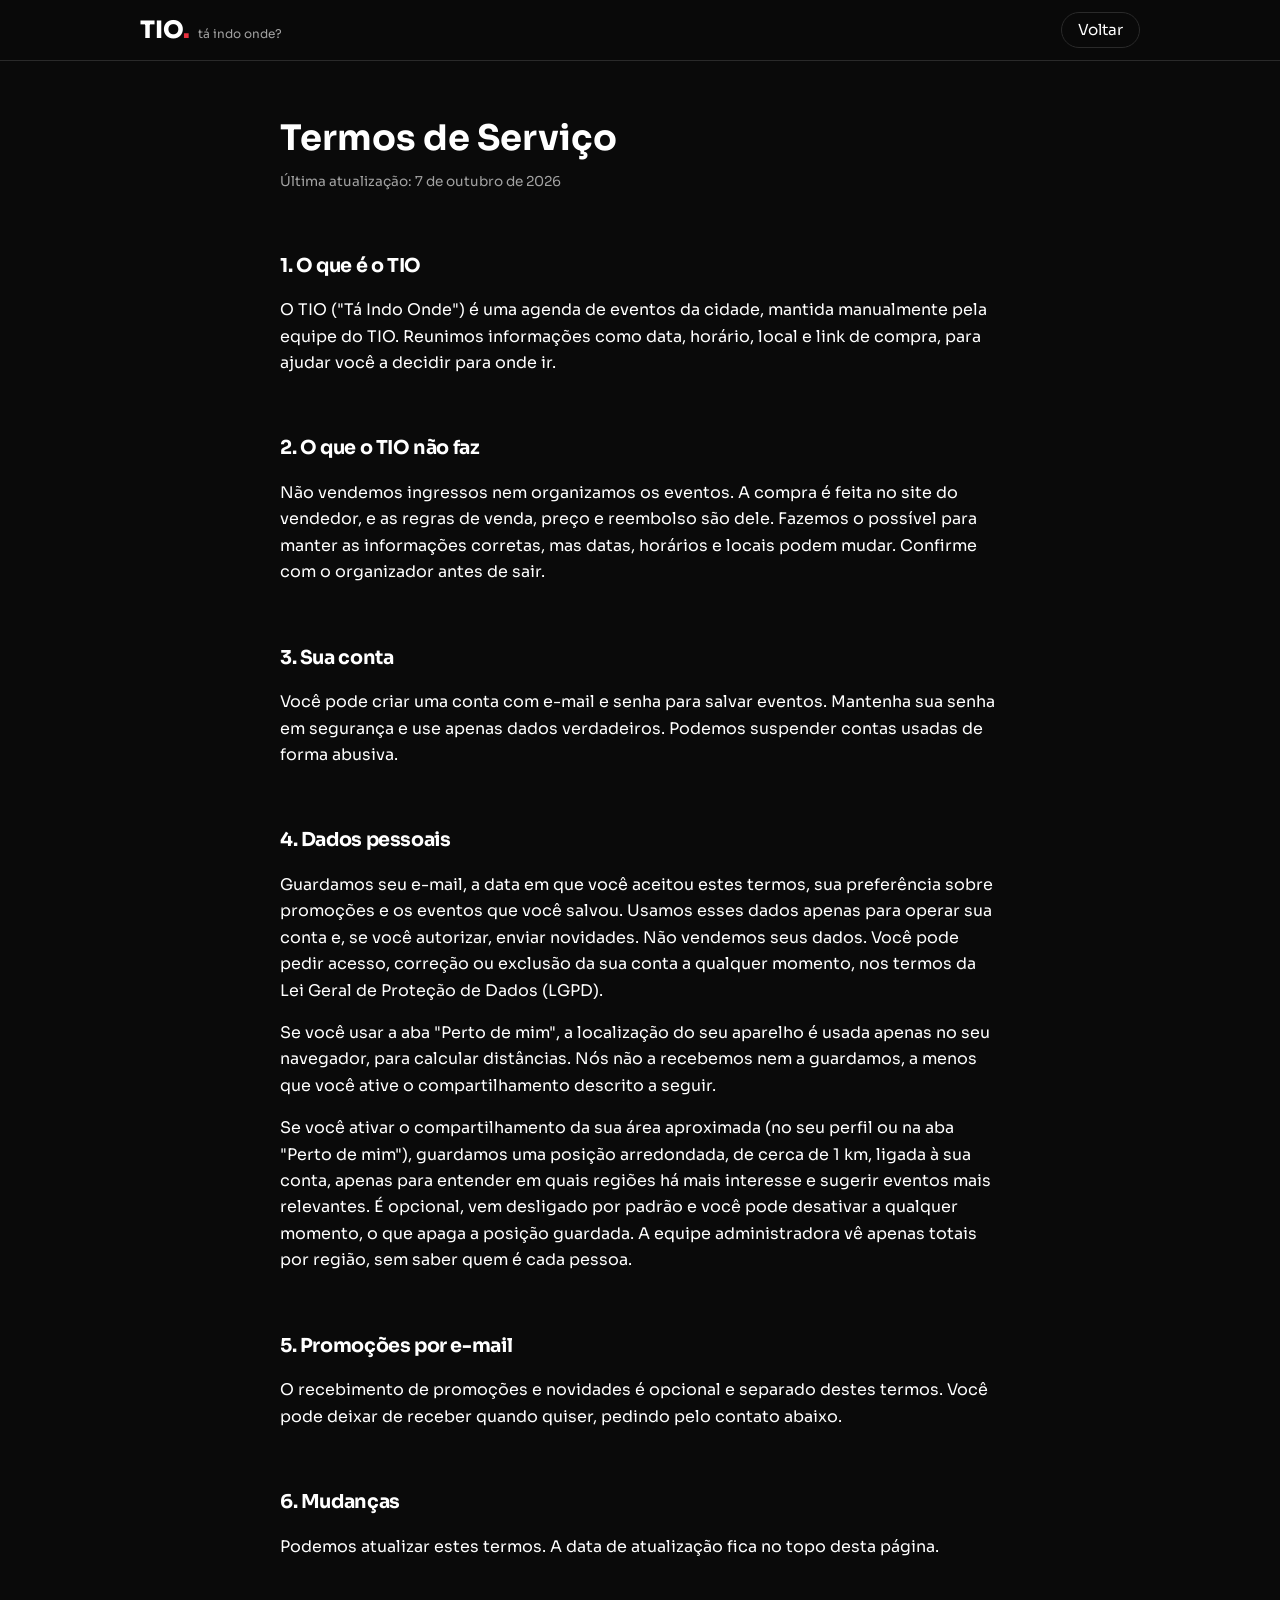
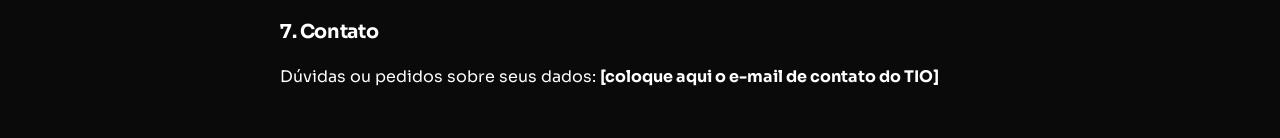
<file: termos.html>
<!DOCTYPE html>
<html lang="pt-BR"><head><meta charset="utf-8">
<meta name="viewport" content="width=device-width,initial-scale=1">
<title>Termos de Serviço — TIO</title>
<link href="https://fonts.googleapis.com/css2?family=Sora:wght@400;600;800&display=swap" rel="stylesheet">
<link rel="stylesheet" href="style.css?v=20"></head><body>
<header class="bar"><div class="wrap"><a class="logo" href="./">TIO<i>.</i><small>tá indo onde?</small></a><nav><a href="./">Voltar</a></nav></div></header>
<main class="page wide" style="line-height:1.65"><h1 style="font-size:2.2rem;margin:0 0 4px">Termos de Serviço</h1>
<p class="dica">Última atualização: 7 de outubro de 2026</p>
<h2 style="font-size:1.2rem">1. O que é o TIO</h2>
<p>O TIO ("Tá Indo Onde") é uma agenda de eventos da cidade, mantida manualmente pela equipe do TIO. Reunimos informações como data, horário, local e link de compra, para ajudar você a decidir para onde ir.</p>
<h2 style="font-size:1.2rem">2. O que o TIO não faz</h2>
<p>Não vendemos ingressos nem organizamos os eventos. A compra é feita no site do vendedor, e as regras de venda, preço e reembolso são dele. Fazemos o possível para manter as informações corretas, mas datas, horários e locais podem mudar. Confirme com o organizador antes de sair.</p>
<h2 style="font-size:1.2rem">3. Sua conta</h2>
<p>Você pode criar uma conta com e-mail e senha para salvar eventos. Mantenha sua senha em segurança e use apenas dados verdadeiros. Podemos suspender contas usadas de forma abusiva.</p>
<h2 style="font-size:1.2rem">4. Dados pessoais</h2>
<p>Guardamos seu e-mail, a data em que você aceitou estes termos, sua preferência sobre promoções e os eventos que você salvou. Usamos esses dados apenas para operar sua conta e, se você autorizar, enviar novidades. Não vendemos seus dados. Você pode pedir acesso, correção ou exclusão da sua conta a qualquer momento, nos termos da Lei Geral de Proteção de Dados (LGPD).</p>
<p>Se você usar a aba "Perto de mim", a localização do seu aparelho é usada apenas no seu navegador, para calcular distâncias. Nós não a recebemos nem a guardamos, a menos que você ative o compartilhamento descrito a seguir.</p>
<p>Se você ativar o compartilhamento da sua área aproximada (no seu perfil ou na aba "Perto de mim"), guardamos uma posição arredondada, de cerca de 1 km, ligada à sua conta, apenas para entender em quais regiões há mais interesse e sugerir eventos mais relevantes. É opcional, vem desligado por padrão e você pode desativar a qualquer momento, o que apaga a posição guardada. A equipe administradora vê apenas totais por região, sem saber quem é cada pessoa.</p>
<h2 style="font-size:1.2rem">5. Promoções por e-mail</h2>
<p>O recebimento de promoções e novidades é opcional e separado destes termos. Você pode deixar de receber quando quiser, pedindo pelo contato abaixo.</p>
<h2 style="font-size:1.2rem">6. Mudanças</h2>
<p>Podemos atualizar estes termos. A data de atualização fica no topo desta página.</p>
<h2 style="font-size:1.2rem">7. Contato</h2>
<p>Dúvidas ou pedidos sobre seus dados: <b>[coloque aqui o e-mail de contato do TIO]</b></p>
</main></body></html>
</file>
<file: style.css>
:root{--bg:#0A0A0A;--s:#141414;--s2:#1F1F1F;--ink:#FFFFFF;--mut:#A3A3A3;--acc:#8B0A14;--accl:#E8323F;--line:#2A2A2A}
*{box-sizing:border-box}html{scroll-behavior:smooth}
body{margin:0;background:var(--bg);color:var(--ink);font:16px/1.5 "Sora",system-ui,sans-serif}
a{color:inherit}.wrap{max-width:1040px;margin:auto;padding:0 20px}
.bar{position:sticky;top:0;z-index:5;background:rgba(10,10,10,.88);backdrop-filter:blur(10px);border-bottom:1px solid var(--line)}
.bar .wrap{display:flex;align-items:center;justify-content:space-between;height:60px}
.logo{font-weight:800;font-size:1.5rem;text-decoration:none}.logo i{color:var(--accl);font-style:normal}
.logo small{font-size:.75rem;font-weight:400;color:var(--mut);margin-left:8px}
@media(max-width:480px){.logo small{display:none}}
nav{display:flex;gap:8px;align-items:center}nav a,nav button{font:inherit;font-size:.95rem;text-decoration:none;color:var(--ink);background:none;border:1px solid var(--line);border-radius:99px;padding:6px 16px;cursor:pointer}
nav .on{background:var(--acc);border-color:var(--accl);color:#fff;font-weight:600}
.oi{font-weight:600;padding:0 6px;max-width:150px;overflow:hidden;text-overflow:ellipsis;white-space:nowrap}
.intro{padding:44px 0 4px}
.eyebrow{display:inline-block;margin:0 0 14px;padding:3px 14px;border-radius:99px;background:var(--s2);font-size:.85rem;font-weight:600}
.intro h1{font-size:clamp(2.3rem,8vw,4.3rem);font-weight:800;line-height:.98;letter-spacing:-.035em;margin:0 0 16px}
.intro h1 span{color:var(--accl)}.lead{font-size:1.15rem;color:var(--mut);max-width:560px;margin:0 0 24px}
.feats{display:grid;grid-template-columns:repeat(auto-fit,minmax(200px,1fr));gap:12px;margin-bottom:24px}
.feats div{background:var(--s);border:1px solid var(--line);border-radius:16px;padding:14px 16px;display:grid;gap:2px}
.feats b{font-size:1.05rem}.feats span{color:var(--mut);font-size:.9rem}
.hero{padding:40px 0 4px}.hero p{color:var(--mut);margin:0;text-transform:capitalize;font-size:1.1rem}
.dia-t{font-size:clamp(1.7rem,5.5vw,2.4rem);font-weight:800;letter-spacing:-.03em;line-height:1;margin:6px 0 0}
h2{font-size:1.6rem;margin:56px 0 16px;letter-spacing:-.02em}.dia-t{margin:6px 0 0}
.btn{display:inline-block;padding:10px 18px;border-radius:12px;background:var(--acc);color:#fff;font:inherit;font-weight:700;text-decoration:none;text-align:center;border:0;cursor:pointer}
.btn.sec{background:none;border:1px solid var(--line);color:var(--ink);font-weight:600}
.vazio{color:var(--mut);padding:12px 0}.sub{color:var(--mut);text-transform:capitalize;margin:0 0 12px}
/* cartões de cartaz */
.grid{display:grid;grid-template-columns:repeat(auto-fill,minmax(250px,1fr));gap:16px}
.rail{display:flex;gap:14px;overflow-x:auto;scroll-snap-type:x proximity;padding-bottom:12px;scrollbar-width:none}.rail::-webkit-scrollbar{display:none}
.rail .card{flex:none;width:min(280px,78vw);scroll-snap-align:start}
.card{position:relative;aspect-ratio:4/5;border-radius:22px;overflow:hidden;background:var(--s);border:1px solid var(--line);isolation:isolate}
.card .img{position:absolute;inset:0;z-index:-2;background:var(--c,#262626) center/cover;display:grid;place-items:center;font-size:4.5rem}
.card .shade{position:absolute;inset:0;z-index:-1;background:linear-gradient(180deg,rgba(10,10,10,0) 35%,rgba(10,10,10,.93) 100%)}
[data-c=Balada]{--c:#6E0812}[data-c=Show]{--c:#8B0A14}[data-c=Festa]{--c:#4A060D}[data-c=Bar]{--c:#3A3A3A}[data-c=Cultura]{--c:#555555}
.tags{position:absolute;top:12px;left:12px;right:56px;display:flex;gap:6px;flex-wrap:wrap}
.tags em{font-style:normal;font-size:.75rem;font-weight:700;padding:3px 10px;border-radius:99px;background:var(--ink);color:var(--bg)}
.tags em.k{background:rgba(10,10,10,.72);color:var(--ink);font-weight:600}.tags em.c{background:var(--acc);color:#fff}
.fav{position:absolute;top:10px;right:10px;width:38px;height:38px;border-radius:50%;border:0;background:rgba(10,10,10,.72);color:var(--ink);font-size:1.2rem;cursor:pointer}.fav.on{color:var(--accl)}
.body{position:absolute;left:0;right:0;bottom:0;padding:16px;display:flex;flex-direction:column;gap:2px}
.body h3{margin:0 0 2px;font-size:1.35rem;line-height:1.15}.body p{margin:0;color:rgba(244,227,193,.85);font-size:.95rem}
.body .when{color:var(--accl);font-weight:700}.body .btn{margin-top:10px}
/* dias */
.chips{display:flex;gap:8px;overflow-x:auto;padding-bottom:12px;margin-bottom:4px}
.chips button{flex:none;font:inherit;color:var(--ink);background:var(--s);border:1px solid var(--line);border-radius:99px;padding:6px 16px;cursor:pointer}
.chips .on{background:var(--ink);color:var(--bg);border-color:var(--ink)}
.days{display:flex;gap:10px;overflow-x:auto;padding:12px 6px 22px;margin:0 -6px;scroll-snap-type:x proximity;scrollbar-width:none}.days::-webkit-scrollbar{display:none}
.day{flex:none;width:76px;padding:10px 0 12px;border-radius:24px;border:1px solid var(--line);background:var(--s);color:var(--ink);font:inherit;display:flex;flex-direction:column;align-items:center;gap:1px;cursor:pointer;scroll-snap-align:start;transition:background .15s,border-color .15s}
.day .fire{height:24px;font-size:1.4rem;line-height:1;margin-bottom:2px;filter:drop-shadow(0 0 7px rgba(255,140,40,.8));pointer-events:none}
.day .w,.day .m{font-size:.72rem;color:var(--mut);text-transform:capitalize;pointer-events:none}.day .w{font-weight:600}
.day b{font-size:2rem;font-weight:800;line-height:1.1;letter-spacing:-.04em;pointer-events:none}
.day .n{margin-top:8px;font-size:.78rem;font-weight:600;color:var(--mut);pointer-events:none}
.day .n.on{color:var(--accl);font-weight:700}
.day.has{border-color:rgba(232,50,63,.7);background:linear-gradient(180deg,rgba(139,10,20,.6),var(--s) 75%)}
.day.fds{background:#1A1A1A}.day.fds.has{background:linear-gradient(180deg,rgba(139,10,20,.6),#1A1A1A 75%)}
.day.hj .w{color:var(--accl)}
.day:hover{border-color:var(--mut)}
.day.sel,.day.sel.has,.day.sel.fds{background:var(--acc);border-color:var(--accl);color:#fff}
.day.sel .w,.day.sel .m,.day.sel .n,.day.sel .n.on{color:#fff}
.outra{display:flex;align-items:center;gap:10px;color:var(--mut);margin-bottom:20px;font-size:.95rem}.outra input{padding:6px 10px}
/* formulários */
.page{max-width:460px;margin:48px auto;padding:0 20px}.page.wide{max-width:640px}
.box{background:var(--s);border:1px solid var(--line);border-radius:18px;padding:20px;display:grid;gap:12px}
label{display:grid;gap:3px;font-size:.9rem;color:var(--mut)}
input,select{font:inherit;color:var(--ink);background:var(--bg);border:1px solid var(--line);border-radius:10px;padding:10px}
.row{display:grid;grid-template-columns:1fr 1fr;gap:10px}
.tabs{display:grid;grid-template-columns:1fr 1fr;gap:6px}.tabs button{padding:8px;border-radius:10px;border:1px solid var(--line);background:none;color:var(--ink);font:inherit;cursor:pointer}.tabs .on{background:var(--ink);color:var(--bg)}
.it{display:flex;justify-content:space-between;gap:8px;align-items:center;border-bottom:1px solid var(--line);padding:10px 0}
.it small{color:var(--mut);display:block}.it div:last-child{display:flex;gap:6px}
#msg{min-height:1.5em;color:var(--accl)}.pv{max-width:100%;border-radius:10px}
.ck{display:flex;gap:10px;align-items:flex-start;color:var(--ink);font-size:.9rem;line-height:1.4}
.ck input{width:20px;height:20px;margin-top:1px;flex:none;accent-color:var(--accl)}.ck a{color:var(--accl)}.dica{color:var(--mut);margin:0;font-size:.85rem}
footer{color:var(--mut);text-align:center;padding:56px 0 40px;font-size:.9rem}
button:focus-visible,a:focus-visible,input:focus-visible,select:focus-visible{outline:3px solid var(--accl);outline-offset:2px}
@media(prefers-reduced-motion:reduce){html{scroll-behavior:auto}.day{transition:none}.day.sel{transform:none}}
/* avisos (sino) */
.dir{display:flex;align-items:center;gap:8px}.av{position:relative}
.sino{display:grid;place-items:center;width:38px;height:38px;border-radius:50%;border:1px solid var(--line);background:none;color:var(--ink);cursor:pointer;position:relative}
.sino i{position:absolute;top:6px;right:7px;width:9px;height:9px;border-radius:50%;background:var(--acc);border:2px solid var(--bg)}
.avmenu{position:absolute;right:0;top:46px;width:min(340px,92vw);max-height:60vh;overflow:auto;background:var(--s);border:1px solid var(--line);border-radius:18px;box-shadow:0 18px 40px rgba(0,0,0,.45);padding:6px 0;z-index:10}
.avmenu h3{margin:0;padding:12px 16px 6px;font-size:1rem}
.avi{padding:10px 16px;border-top:1px solid var(--line)}.avi p{margin:0;white-space:pre-wrap;overflow-wrap:anywhere}.avi small{color:var(--mut)}
@media(max-width:600px){.av{position:static}.avmenu{position:fixed;top:68px;left:12px;right:12px;width:auto}}
textarea{font:inherit;color:var(--ink);background:var(--bg);border:1px solid var(--line);border-radius:10px;padding:10px;resize:vertical}
textarea:focus-visible{outline:3px solid var(--accl);outline-offset:2px}
/* menu de avisos maior + avisos com link */
.avmenu{width:min(440px,94vw);max-height:72vh;border-radius:20px}
.avmenu h3{font-size:1.15rem;padding:16px 20px 8px}
.avi{padding:14px 20px}.avi p{font-size:1.02rem;line-height:1.45}.avi small{font-size:.85rem}
a.avi{display:block;text-decoration:none;color:inherit}a.avi:hover{background:var(--s2)}.avi .ir{color:var(--accl)}
@media(max-width:600px){.avmenu{width:auto;max-height:75vh}}

[hidden]{display:none!important}
.page.wide{max-width:760px}
.abas{display:flex;gap:4px;margin:0 0 24px;border-bottom:1px solid var(--line);overflow-x:auto}
.abas button{font:inherit;font-weight:600;color:var(--mut);background:none;border:0;border-bottom:3px solid transparent;padding:10px 16px;cursor:pointer;white-space:nowrap}
.abas .on{color:var(--ink);border-bottom-color:var(--acc)}
.tg{font-size:.7rem;font-weight:600;border:1px solid var(--line);border-radius:99px;padding:1px 8px;color:var(--mut);margin-left:4px;vertical-align:middle}

/* mapa e menu do usuário */
#mapa,#mapaAdm,#mapaAreas{height:380px;border-radius:18px;border:1px solid var(--line);margin-top:12px;overflow:hidden;isolation:isolate}
#mapaAdm{height:240px;border-radius:12px}
.tema-escuro{filter:invert(1) hue-rotate(180deg) brightness(.9) contrast(.9) saturate(.5)}
.leaflet-container{font-family:inherit}
.pin{display:block;width:20px;height:20px;border-radius:50%;border:3px solid #fff;box-shadow:0 0 0 3px rgba(0,0,0,.35)}
.pin.ev{background:var(--accl)}.pin.eu{background:#3B82F6}
.hab{margin-top:28px}
.um{position:relative}
.umenu{position:absolute;right:0;top:46px;min-width:220px;background:var(--s);border:1px solid var(--line);border-radius:16px;box-shadow:0 18px 40px rgba(0,0,0,.45);padding:6px;z-index:10;display:grid}
.it0{display:flex;justify-content:space-between;gap:12px;align-items:center;padding:10px 12px;border-radius:10px;font:inherit;color:var(--ink);background:none;border:0;text-align:left;text-decoration:none;cursor:pointer}
.it0:hover{background:var(--s2)}.it0.off{color:var(--mut);cursor:default}.it0.off:hover{background:none}.it0 small{font-size:.75rem;color:var(--mut)}
.avatar{flex:none;width:96px;height:96px;border-radius:50%;overflow:hidden;background:var(--s2);display:grid;place-items:center;font-size:2.2rem;font-weight:800}
.avatar img{width:100%;height:100%;object-fit:cover}
#geoRes{display:grid;gap:2px}#geoRes .it0{font-size:.9rem;border:1px solid var(--line);justify-content:flex-start}
/* página do evento e cartões clicáveis */
.card[data-id]{cursor:pointer}.card .go{color:inherit;text-decoration:none}
.banner{position:relative;height:clamp(120px,22vw,170px);background:var(--c,#262626) center 35%/cover;display:grid;place-items:center;font-size:3rem;border-radius:0 0 20px 20px;overflow:hidden;isolation:isolate}
.banner::after{content:"";position:absolute;inset:0;z-index:-1;background:linear-gradient(180deg,rgba(10,10,10,.3) 0%,rgba(10,10,10,.9) 100%)}
.ev-top{max-width:760px;margin:0 auto;padding:0 20px}.ev-top h1{font-size:clamp(1.8rem,6vw,2.8rem);font-weight:800;letter-spacing:-.03em;line-height:1.05;margin:16px 0 12px}
.tags2{display:flex;gap:6px;flex-wrap:wrap;margin-top:16px}.tags2 em{font-style:normal;font-size:.78rem;font-weight:700;padding:3px 12px;border-radius:99px;background:var(--s2)}
.tags2 em.c{background:var(--acc);color:#fff}.tags2 em.v{background:var(--ink);color:var(--bg)}
.acoes{display:flex;gap:10px;flex-wrap:wrap;margin:8px 0 8px}
.desc{white-space:pre-wrap;overflow-wrap:anywhere;line-height:1.7;max-width:680px}

/* topo compacto */
.intro{padding:22px 0 0}
.eyebrow{margin-bottom:8px}
.intro h1{font-size:clamp(1.9rem,6vw,3rem);margin:0 0 8px}
.lead{font-size:1rem;margin:0 0 12px}
.intro .feats{display:flex;flex-wrap:wrap;gap:8px;margin-bottom:14px}
.intro .feats div{display:inline-flex;padding:6px 14px;border-radius:99px}
.intro .feats span{display:none}.intro .feats b{font-size:.9rem}
#cta{padding:8px 16px;font-size:.95rem}
.hab{margin-top:20px}.hero{padding:16px 0 0}
#bomba h2{margin:20px 0 10px}
</file>
